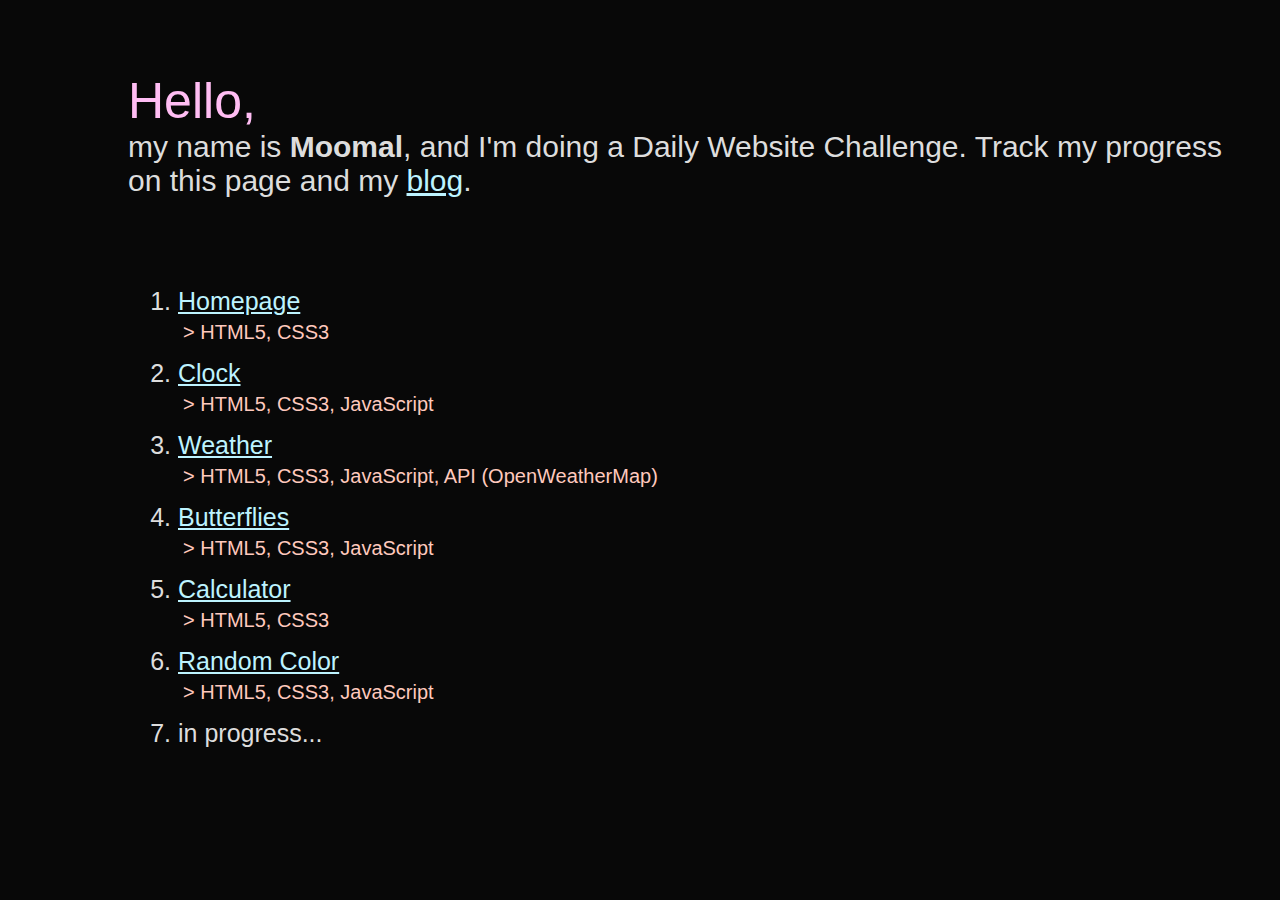
<file: index.html>
<!DOCTYPE html>
<html lang="en">
<head>
	<meta charset="UTF-8">
	<meta name="viewport" content="width=device-width, initial-scale=1.0">
	<meta http-equiv="X-UA-Compatible" content="ie=edge">
	<link rel="stylesheet" href="style.css">
	<title>Moomal Soomro</title>
</head>
<body>
	<div id="header">
		<h1>Hello,</h1>
		<h3>my name is <strong>Moomal</strong>, and I'm doing a Daily Website Challenge. Track my progress on this page and my <a href="https://dailywebsitechallenge.tumblr.com/">blog</a>.</h3>
	</div>
	<br>

	<div id="list">
		<p>
			<ol>
				<li>
					<a href="index.html">Homepage</a></br>
					<p>> HTML5, CSS3</p>
				</li>
				<li>
					<a href="2-clock/index.html">Clock</a></br>
					<p>> HTML5, CSS3, JavaScript</p>
				</li>
				<li>
					<a href="3-weather/index.html">Weather</a></br>
					<p>> HTML5, CSS3, JavaScript, API (OpenWeatherMap)</p>
				</li>
				<li>
					<a href="4-butterflies/index.html">Butterflies</a></br>
					<p>> HTML5, CSS3, JavaScript</p>
				</li>
				<li>
					<a href="5-calculator/index.html">Calculator</a></br>
					<p>> HTML5, CSS3</p>
				</li>
				<li>
					<a href="6-randomcolor/index.html">Random Color</a></br>
					<p>> HTML5, CSS3, JavaScript</p>
				</li>
				<li>in progress...</li>
			</ol>
		</p>
	</div>
</body>
</html>
</file>
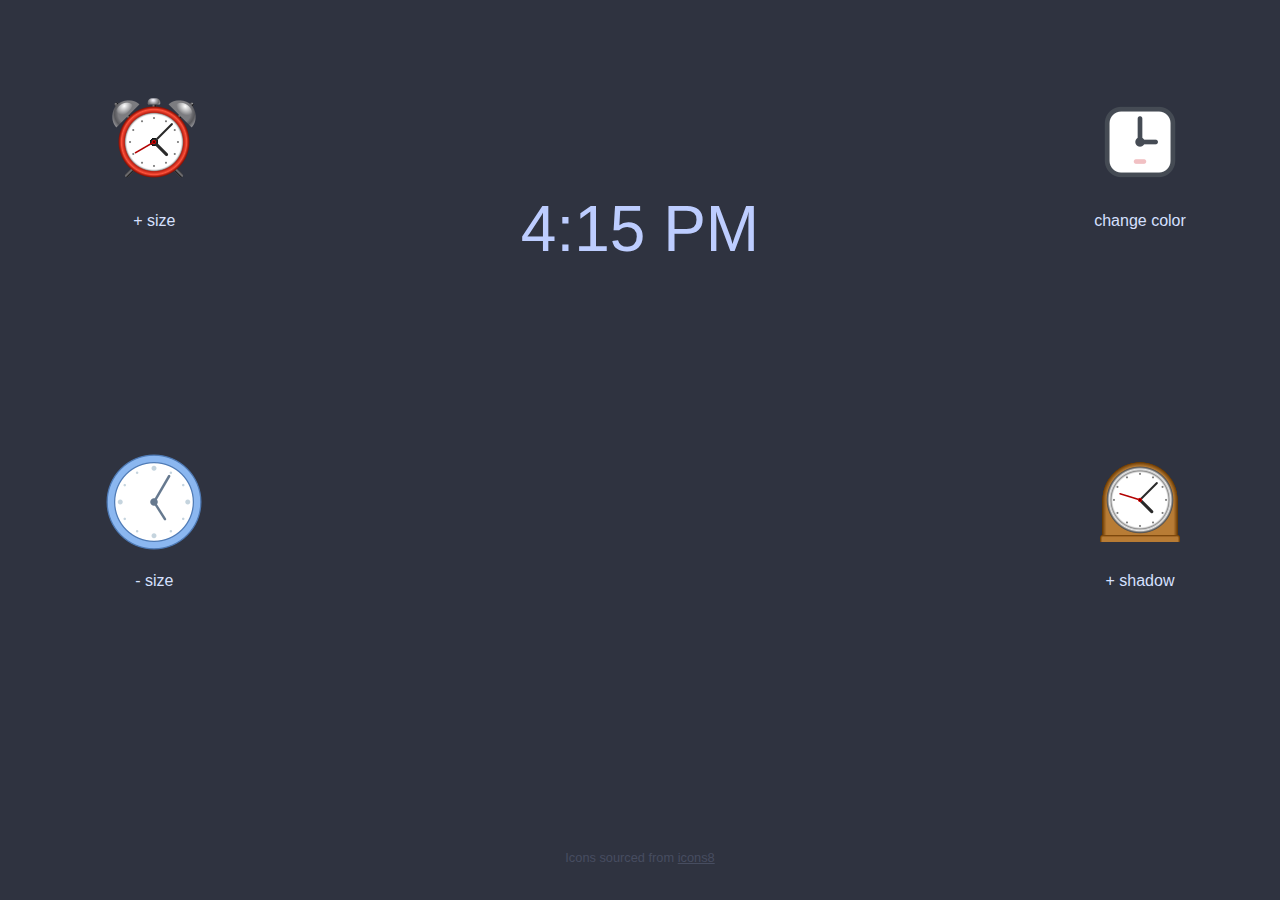
<file: 2-clock/index.html>
<!DOCTYPE html>
<html lang="en">
<head>
	<title>Clock</title>
	<meta charset="UTF-8">
	<meta name="viewport" content="width=device-width, initial-scale=1.0">
	<meta http-equiv="X-UA-Compatible" content="ie=edge">
	<link rel="stylesheet" href="style.css">
	
</head>
<body>
	<div id="page-content">
		
		<div id="main">
			<div class="top">
				<span id="clock1" class="left">
					<picture>
						<source srcset="images/alarm-clock.png" media="(max-width: 700px)">
						<source srcset="images/b-alarm-clock.png">
						<img onclick="sizeUp()" src="images/b-alarm-clock.png">
					</picture>
					<p>+ size</p>
				</span>

				<span id="clock2" class="right">
					<picture>
						<source srcset="images/square-clock.png" media="(max-width: 700px)">
						<source srcset="images/b-square-clock.png">
						<img  onclick="changeColor()" src="images/b-square-clock.png">
					</picture>
					<p>change color</p>
				</span>
			</div>

			<div id="clockbox" class="center"></div>
			<script src="clock.js"></script>

			<div class="bottom">
				<span  id="clock3" class="left">
					<picture>
						<source srcset="images/wall-clock.png" media="(max-width: 700px)">
						<source srcset="images/b-wall-clock.png">
						<img onclick="sizeDown()" src="images/b-wall-clock.png">
					</picture>
					<p>- size</p>
				</span>

				<span  id="clock4" class="right">
					<picture>
						<source srcset="images/mantlepiece-clock.png" media="(max-width: 700px)">
						<source srcset="images/b-mantlepiece-clock.png">
						<img onclick="addShadow()" src="images/b-mantlepiece-clock.png">
					</picture>
					<p>+ shadow</p>
				</span>
			</div>
		</div>

		<footer>Icons sourced from <a href="icons8.com/icons/set/clock">icons8</a></footer>
	</div>

	<script type="text/javascript" src="script.js"></script>
</body>
</html>
</file>
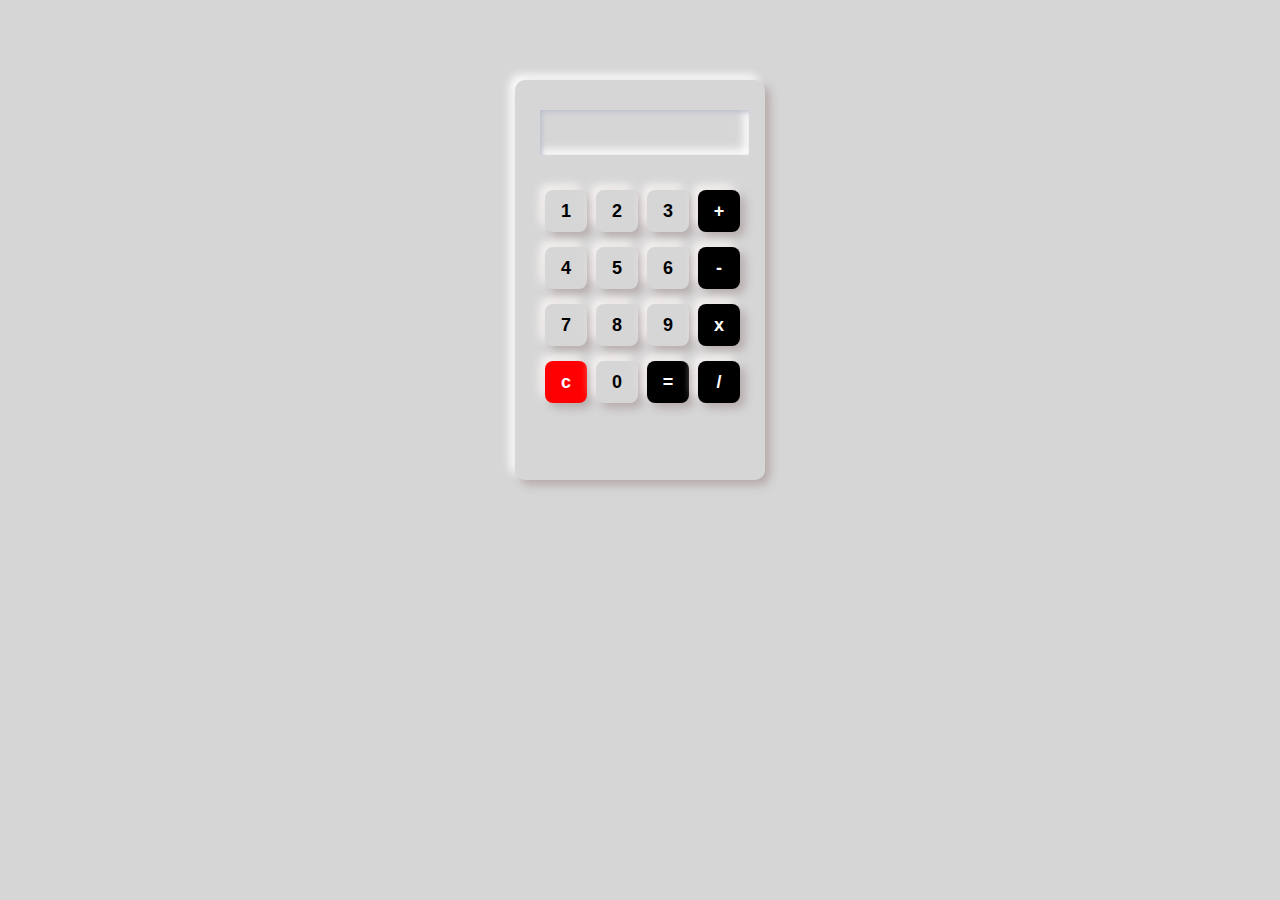
<file: 5-calculator/index.html>
<!DOCTYPE html>
<html lang="en">
<head>
	<meta charset="UTF-8">
	<meta name="viewport" content="width=device-width, initial-scale=1.0" />
	<meta http-equiv="X-UA-Compatible" content="ie=edge">
	<link rel="stylesheet" type="text/css" href="style.css">
	<title>Calculator</title>
</head>
<body>
	<div class="container">
	<div class="calculator">
		<form name="calculator">
			<input id="display" type="text" name="display" readonly>
			<br>
			<input class="button" type="button" value="1" onclick="calculator.display.value +='1'">
			<input class="button" type="button" value="2" onclick="calculator.display.value +='2'">
			<input class="button" type="button" value="3" onclick="calculator.display.value +='3'">
			<input class="button mathbtn" type="button" value="+" onclick="calculator.display.value +='+'">
			<br>
			<input class="button" type="button" value="4" onclick="calculator.display.value +='4'">
			<input class="button" type="button" value="5" onclick="calculator.display.value +='5'">
			<input class="button" type="button" value="6" onclick="calculator.display.value +='6'">
			<input class="button mathbtn" type="button" value="-" onclick="calculator.display.value +='-'">
			<br>
			<input class="button" type="button" value="7" onclick="calculator.display.value +='7'">
			<input class="button" type="button" value="8" onclick="calculator.display.value +='8'">
			<input class="button" type="button" value="9" onclick="calculator.display.value +='9'">
			<input class="button mathbtn" type="button" value="x" onclick="calculator.display.value +='*'">
			<br>
			<input class="button clearbtn" type="button" value="c" onclick="calculator.display.value =''">
			<input class="button" type="button" value="0" onclick="calculator.display.value +='0'">
			<input class="button mathbtn" type="button" value="=" onclick="calculator.display.value = eval(calculator.display.value)">
			<input class="button mathbtn" type="button" value="/" onclick="calculator.display.value +='/'">
		</form>
	</div>
	</div>

	<script type="text/javascript" href="main.js"></script>
</body>
</html>
</file>
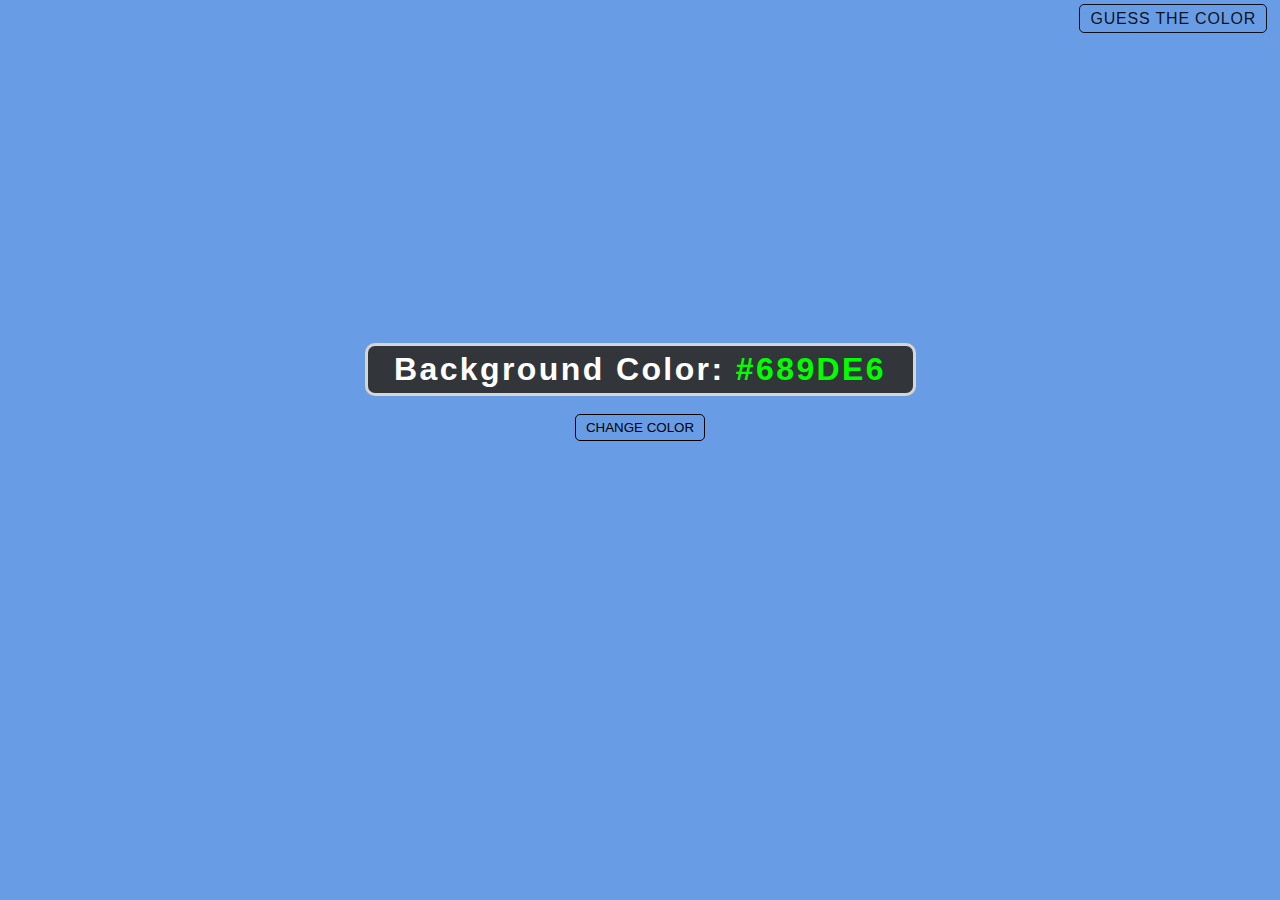
<file: 6-randomcolor/index.html>
<!DOCTYPE html>
<html lang="en">
<head>
	<meta charset="UTF-8">
	<meta name="viewport" content="width=device-width, initial-scale=1.0" />
	<meta http-equiv="X-UA-Compatible" content="ie=edge">
	<link rel="stylesheet" type="text/css" href="style.css">
	<title>Random Color Generator</title>
</head>
<body>
	<header>
		<a href="colorgame.html" id="flipbtn" class="btn">GUESS THE COLOR</a>
	</header>
	<div class="content">
		<h1>Background Color: <span class="color"></span></h1>
		<button id="changecolor" class="btn">CHANGE COLOR</button>
	
	</div>
	
	<script src="app.js"></script>
</body>
</html>
</file>
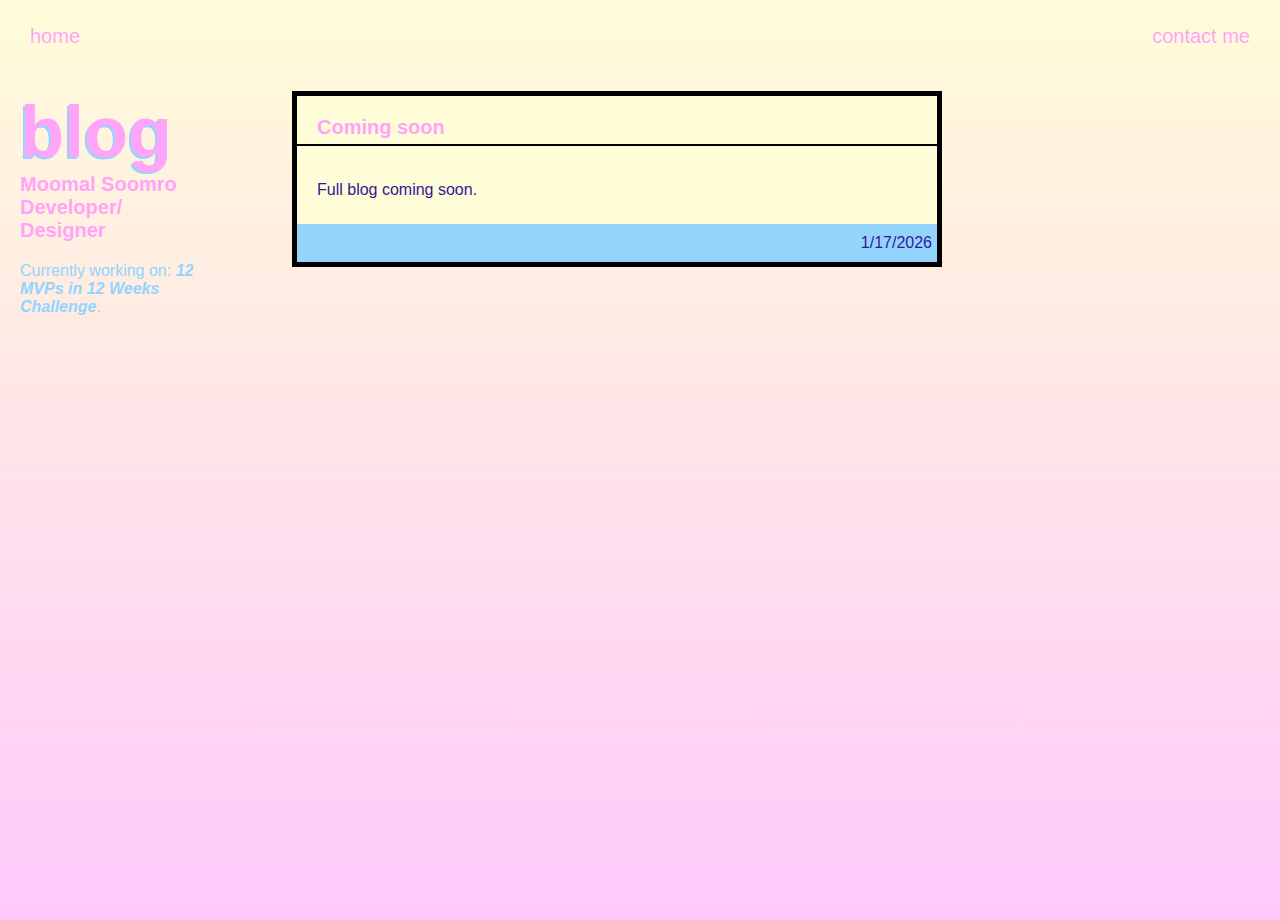
<file: blog.html>
<!DOCTYPE html>
<html lang="en">
<head>
    <meta charset="UTF-8">
    <meta name="viewport" content="width=device-width, initial-scale=1.0">
    <link rel="stylesheet" href="blogstyle.css">
    <title>Moomal Blog</title>
</head>
<body>
    <header>
        <!-- <img src="" alt="" id="logo">-->
        <nav>
            <a href="index.html">home</a>
            <a href="index.html#contact">contact me</a>
        </nav>
        
    </header>

    <br>

    <section>
        <div id="blog-container">
            <div id="sidebar">
                <h1>blog</h1>
                <h5>Moomal Soomro</h5>
                <h5>Developer/ Designer</h5>

                <p>Currently working on: <em>12 MVPs in 12 Weeks Challenge</em>.</p>
            </div>

            <div id="blog-posts">
                <div class="post">
                    <div class="post-header">
                        <h5>Coming soon</h5>
                    </div>

                    <div class="post-content">
                        <p>Full blog coming soon.</p>

                    </div>

                    <div class="post-footer">
                        <p>1/17/2026</p>
                    </div>
                </div>

            </div>
        </div>

    </section>
</body>
</html>
</file>
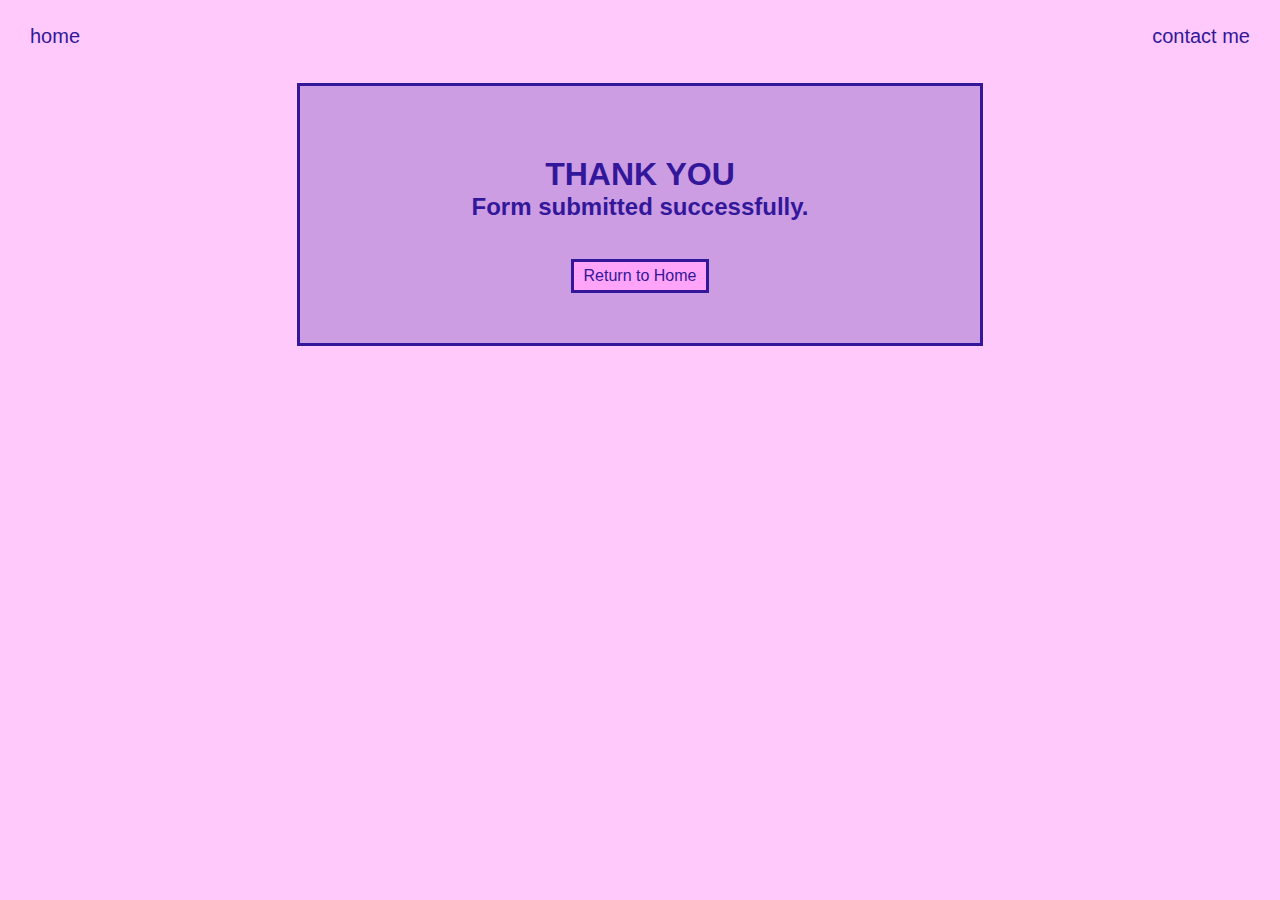
<file: thank_you.html>
<!DOCTYPE html>
<html lang="en">
<head>
    <meta charset="UTF-8">
    <meta name="viewport" content="width=device-width, initial-scale=1.0">
    <style>
        body {
            background-color: rgb(255, 202, 251);
    font-family: Bahnschrift, 'Franklin Gothic Medium', 'Arial Narrow', Arial, sans-serif;
            color: rgb(51, 23, 154);
            margin: 0;
            padding: 0;
        }

        h1, h2 {
            margin: 0;
            padding: 0;
        }

        nav {
            display: flex;
            justify-content: space-between;

            margin: 20px 20px 30px 20px;
            padding: 5px 10px;

            font-size: 20px;
        }

        nav a {
            color: rgb(51, 23, 154);
            text-decoration: none;
        }
        section {
            display: flex;
            justify-content: center; /* Centers horizontally */
            align-items: center; /* Centers vertically */

        }

        #container {
            background-color: rgba(51, 23, 154, 0.25);
            border: 3px solid rgb(51, 23, 154);
            padding: 70px 20px 50px;
            display: grid;
            place-items: center;
            width: 50vw;
        }

        #returnhomebtn {
            background-color: rgb(255, 164, 249);
            border: 3px solid rgb(51, 23, 154);
            color: rgb(51, 23, 154);
            padding: 5px 10px;
            text-decoration: none;
            margin-top: 20px;
        }
        #returnhomebtn:hover {
            background-color: rgb(147, 212, 253);
        }
        #returnhomebtn:active {
            border-width: 6px 1px 1px 6px;
        }

        a {
            user-select: none;
        }

    </style>
    <title>Document</title>
</head>
<body>
    <header>
        <nav>
            <a href="index.html">home</a>
            <a href="index.html#contact">contact me</a>
        </nav>
        
    </header>

    <section>
        <div id="container">
            <h1>THANK YOU</h1>
            <h2>Form submitted successfully.</h2><br>
            <a id="returnhomebtn" href="index.html">Return to Home</a>
        </div>  
    </section>
    
</body>
</html>
</file>
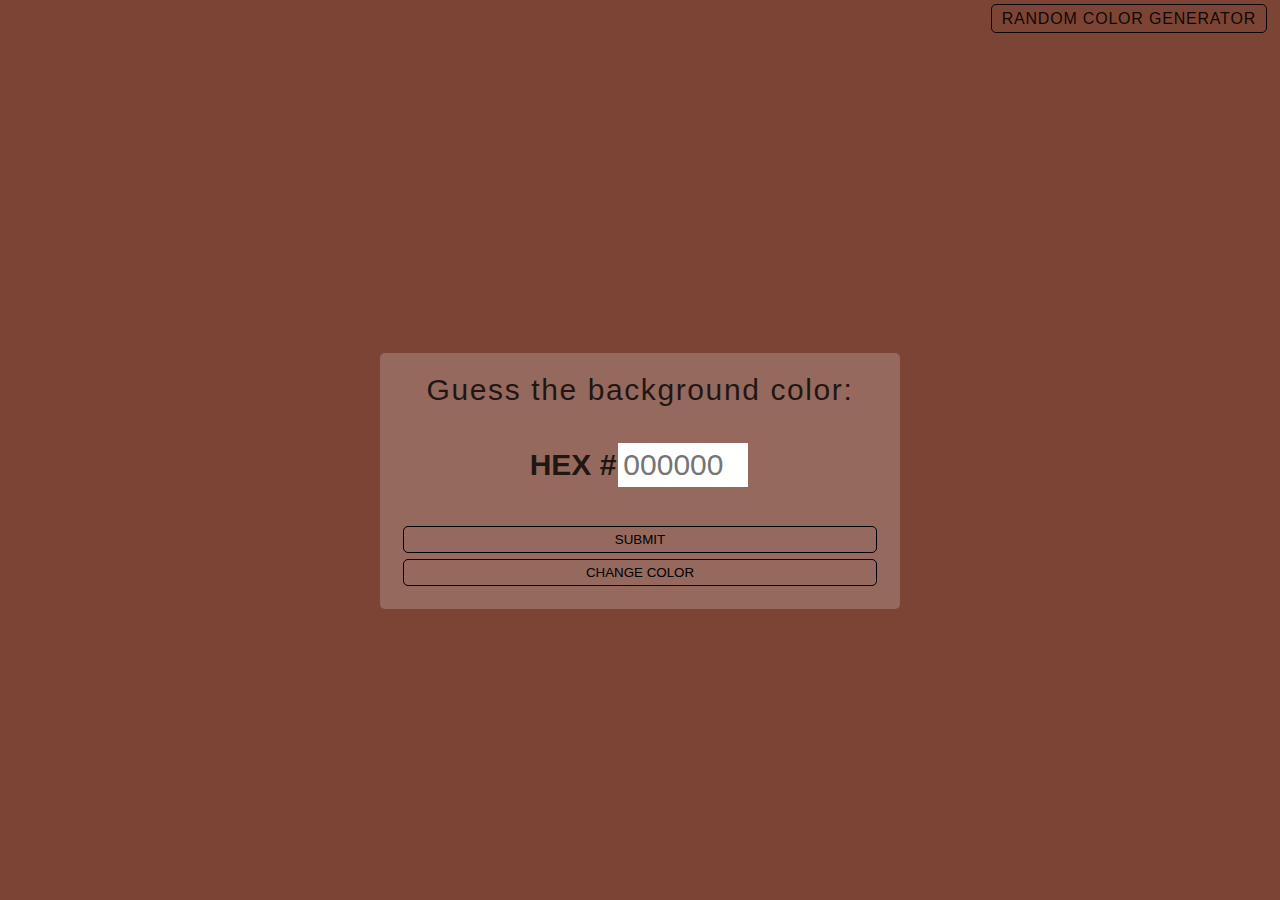
<file: 6-randomcolor/colorgame.html>
<!DOCTYPE html>
<html lang="en">
<head>
	<meta charset="UTF-8">
	<meta name="viewport" content="width=device-width, initial-scale=1.0" />
	<meta http-equiv="X-UA-Compatible" content="ie=edge">
	<link rel="stylesheet" type="text/css" href="style.css">
	<title>Guess the Color</title>
</head>
<body>
	<header>
		<a href="index.html" id="flipbtn" class="btn">RANDOM COLOR GENERATOR</a>
	</header>
	<div class="content">
		<form id="guess">
			<h2>Guess the background color:</h2>
			</br>
			<span>
				HEX #<input id="hex" type="text" name="hex" placeholder="000000" maxlength="6" minlength="6">
			</span>
			</br>
			<button id="submit" class="btn">SUBMIT</button>
			<button id="game" class="btn">CHANGE COLOR</button>
		</form>
	
	</div>
	
	<script src="app.js"></script>
</body>
</html>
</file>
<file: style.css>
* {
	margin: 0;
	padding: 0;
}

body {
	background-color: #080808;
	font-family: Arial;
	font-size: 25px;
	color: #DDDDDD;
	margin: 8vh 4vw 2vh 10vw;
	font-weight: normal;
}

#header {
	margin-bottom: 2em;
}

h1 {
	font-size: 50px;
	color: #FFBDF3;
	font-weight: normal;
	margin: 0;
}

h3 {
	font-size: 30px;
	font-weight: normal;
	margin: 0;
}

strong {
	font-weight: 700;
}

ol {
	margin-left: 50px;
}

li {
	padding-bottom: 10px;
}

a {
	color: #BDF3FF;
}

p {
	font-size: 20px;
	color: #FFC9BD;
	padding: 5px;
}
</file>
<file: 2-clock/style.css>
body {
	margin: 0;
	padding: 0;
	background-color: #2F3340;
	font-family: Arial;
}

#page-content {
	position: relative;
	min-height: 98vh;
	text-align: center;
	color: #D6E0FF;
}

#clockbox{
	font-size: 5vw;
	font-family: Arial;
	color: #BDCDFF;
}

.center {
	display: flex;
	justify-content: center;
	align-items: center;
	padding-top: 15%;
}

.top {
	position: absolute;
	top: 10vh;
}

.bottom {
	position: absolute;
	top: 50vh;
}

.left {
	position: absolute;
	left: 8vw;
}

.right {
	position: absolute;
	left: 85vw;
}

span {
	padding: 2px;
}

	span p {
		/*visibility: hidden;*/
	}

footer {
	font: 1vw Arial;
	color: #474D60;
	position: absolute;
	bottom: 0;
	width: 100%;
	height: 2rem;
}

	footer a {
		color: #474D60;
	}
</file>
<file: 5-calculator/style.css>
* {
	margin: 0;
	padding: 0;

}

body {
	background-color: rgb(214,214,214);
}

.container {
	width: 250px;
	height: 400px;
	margin: 80px auto;
	
	border-radius: 10px;
	background-color: rgb(214,214,214);
	box-shadow: 5px 5px 10px #b6a9a9, -5px -5px 10px #fff;
}

.calculator {
	width: 200px;
	margin: 20px auto;
}

#display {
	border: none;
	outline: none;
	color: #000;
	text-align: right;
	font-weight: 600;
	padding: 15px;
	margin: 30px 0 20px 0;
	background: transparent;
	box-shadow: inset 2px 2px 5px #babecc, inset -5px -5px 10px #fff;
}

.button {
	margin: 15px 0 0 5px;
	width: 42px;
	height: 42px;
	border: none;
	outline: none;
	font-size: 18px;
	font-weight: bold;
	cursor: pointer;
	border-radius: 8px;
	background: rgb(214,214,214);
	box-shadow: 5px 5px 10px #b6acac, -5px -5px 10px #faf4f4;
	display: inline-block;
}

.button:active {
	box-shadow: inset 1px 1px 3px #b6acac, inset -1px -1px 3px #faf4f4;
}

.clearbtn {
	background: red;
	color: #fff;
}

.clearbtn:active {
	box-shadow: inset 1px 1px 3px #900, inset -1px -1px 3px #fdd;
}

.mathbtn {
	background: #000;
	color: #fff;
}
</file>
<file: 6-randomcolor/style.css>
* {
	margin: 0;
	padding: 0;
	font-family: Arial;
}

body {
	
}

header {
	text-align: right;
	margin: 10px;
}
	header a {
		text-decoration: none;
		letter-spacing: 0.05rem;
		color: rgba(0,0,0,0.9);
	}

.content {
	display: grid;
	place-items: center;

	margin-top: 35vh;

	text-align: center;
}

	.content h1 {
		padding: 5px 10px;
		margin-bottom: 15px;
		width: 525px;
		color: #fff;
		background-color: rgba(47,47,47,.95);
		border: 3px solid rgba(255,255,255,0.8);
		border-radius: 10px;

		letter-spacing: 0.15rem;
	}

	.content .color {
		color: lime;
	}

.btn {
	padding: 5px 10px;
	margin: 3px;

	background: transparent;
	border: 1px solid;
	outline: none;
	border-radius: 5px;
}
.btn:hover {
	cursor: pointer;
	background-color: rgba(255,255,255,0.1);
}
.btn:active {
	background-color: rgba(255,255,255,.3);
} 

form {
	display: grid;
	padding: 20px;
	border-radius: 5px;
	font-weight: 600;
	color: rgba(0,0,0,0.8);
}

#guess {
	margin: 10px;
	width: 480px;
	background-color: rgba(255,255,255,.2);

	font-size: 30px;
}
	#guess h2 {
		font-size: 30px;
		font-weight: 200;
		letter-spacing: 0.1rem;
	}

	#guess input {
		margin: 2px;
		padding: 5px;
		width: 120px;

		border: none;
		outline: none;

		font-size: 30px;
		text-transform: uppercase;
	}
</file>
<file: blogstyle.css>
:root {
    --primary-color:rgb(255, 202, 251);
    --secondary-color: rgb(255, 164, 249);/*rgb(187, 164, 255);*/
    --tertiary-color: rgb(51, 23, 154);
    --accent-color: rgb(147, 212, 253);
    --background: rgb(255, 252, 216);
}

body {
    min-height: 100vh;
    background-image: linear-gradient(var(--background), var(--primary-color));
    font-family: Bahnschrift, 'Franklin Gothic Medium', 'Arial Narrow', Arial, sans-serif;
    color: var(--secondary-color);
    margin: 0;
    padding: 0;
}

em {
    font-weight: 700;
}

a {
    user-select: none;
}

h1, h2, h3, h4, h5, h6, p {
    margin: 0;
}

    nav {
        display: flex;
        justify-content: space-between;

        margin: 20px 20px 0 20px;
        padding: 5px 10px;

        font-size: 20px;
    }

    nav a {
        color: var(--secondary-color);
        text-decoration: none;
        /* margin-left: 15px; */
    }


@media screen and (min-width: 901px) {
    h1 {
        font-size: 72px;;
        font-style: bold;
        /* color: var(--tertiary-color); */
    }

    h3 {
        font-size: 55px;
        font-style: normal;
        /* color: var(--secondary-color); */
    }

    h4 {
        font-size: 36px;
        font-style: italic;
        /* color: var(--tertiary-color); */
    }

    h5 {
        font-size: 20px;
    }

    h6 {
        font-size: 20px;
    }

    #blog-container {
        display: flex;
        columns: 2;
        column-gap: 80px;
        margin: 20px
    }

    #sidebar {
        width: 15vw;
        text-wrap: wrap;
        position: sticky;
    }

    #sidebar h1 {
        text-shadow: -2px 2px 0 var(--accent-color);
    }

    #sidebar p {
        color: var(--accent-color);
        margin-top: 20px;
    }

    #blog-posts {
        display: auto;
    }

    .post {
        border: 5px solid black;
        background-color: var(--background);
        width: 50vw;
        /* padding: 20px; */
        margin-bottom: 30px;
    }

    .post .post-header {
        padding: 20px 20px 5px 20px;
        border-bottom: 2px solid black;
        margin-bottom: 15px;
        /*-webkit-text-stroke-width: 0.5px; /* Outline width */
        /*-webkit-text-stroke-color: var(--accent-color); /* Outline color */
    }

    .post .post-content {
        padding: 20px 5px 5px 20px;
        color: var(--tertiary-color);
    }

    .post .post-footer {
        text-align: right;
        padding: 10px 5px;
        background-color: var(--accent-color);
        margin-top: 20px;
        color: var(--tertiary-color);
    }
}

@media screen and (max-width: 900px) {
    h1 {
        font-size: 48px;;
        font-style: bold;
        /* color: var(--tertiary-color); */
    }

    h3 {
        font-size: 36px;
        font-style: normal;
        /* color: var(--secondary-color); */
    }

    h4 {
        font-size: 24px;
        font-style: italic;
        /* color: var(--tertiary-color); */
    }

    h5 {
        font-size: 18px;
    }

    h6 {
        font-size: 16px;
    }

    #blog-container {
        /* display: flex;
        columns: 2;
        column-gap: 50px; */
        margin: 20px
    }

    /* #sidebar {
        width: 10vw;
        text-wrap: wrap;
        position: sticky;
    } */

    #sidebar h1 {
        text-shadow: -2px 2px 0 var(--accent-color);
        display: flex;
        align-items: center;
        justify-content: center;
    }

    #sidebar p {
        color: var(--accent-color);
        margin-bottom: 40px;
    }

    #blog-posts {
        display: block;
    }

    .post {
        border: 5px solid black;
        background-color: var(--background);
        width: 70vw;
        min-width: 100px;
        /* padding: 20px; */
        margin: auto auto 30px;
    }

    .post .post-header {
        padding: 20px 20px 5px 20px;
        border-bottom: 2px solid black;
        margin-bottom: 15px;
        /*-webkit-text-stroke-width: 0.5px; /* Outline width */
        /*-webkit-text-stroke-color: var(--accent-color); /* Outline color */
    }

    .post .post-content {
        padding: 20px 5px 5px 20px;
        color: var(--tertiary-color);
    }

    .post .post-footer {
        text-align: right;
        padding: 10px 5px;
        background-color: var(--accent-color);
        margin-top: 20px;
        color: var(--tertiary-color);
    }

}
</file>
